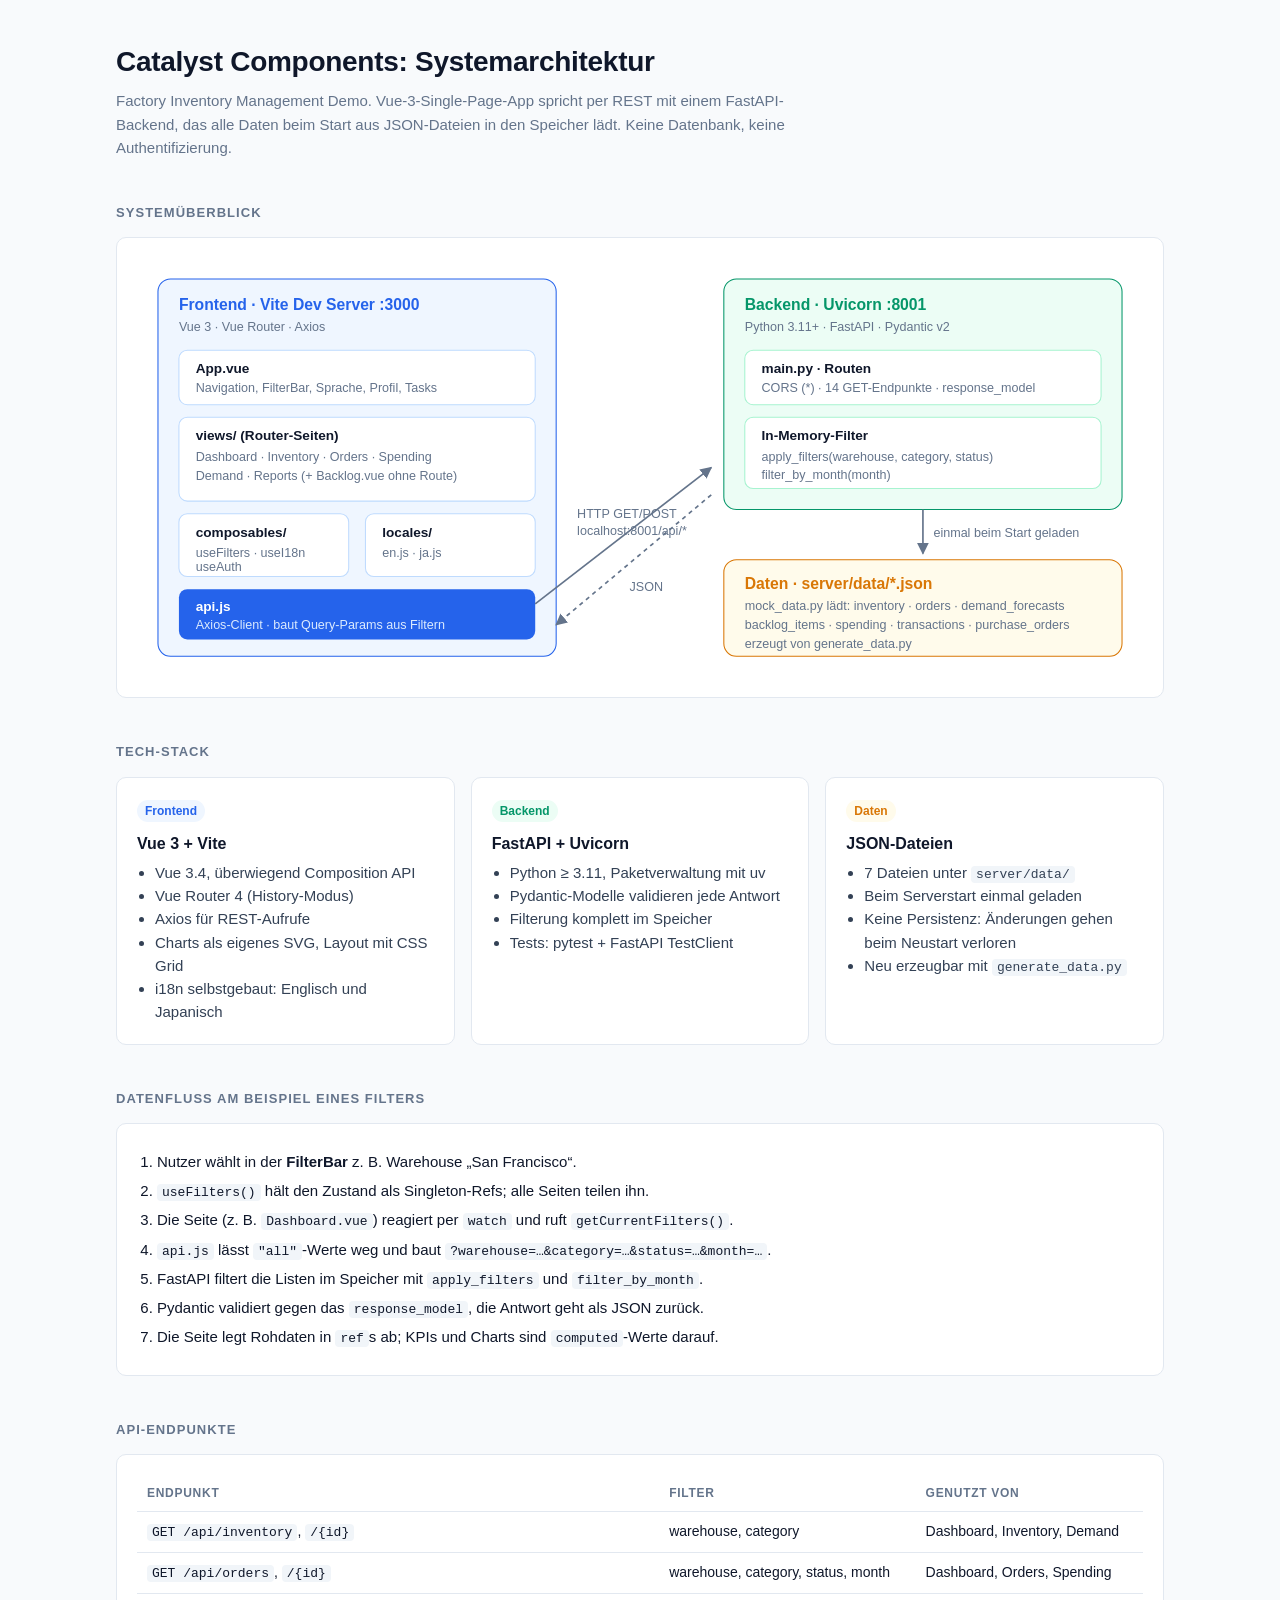
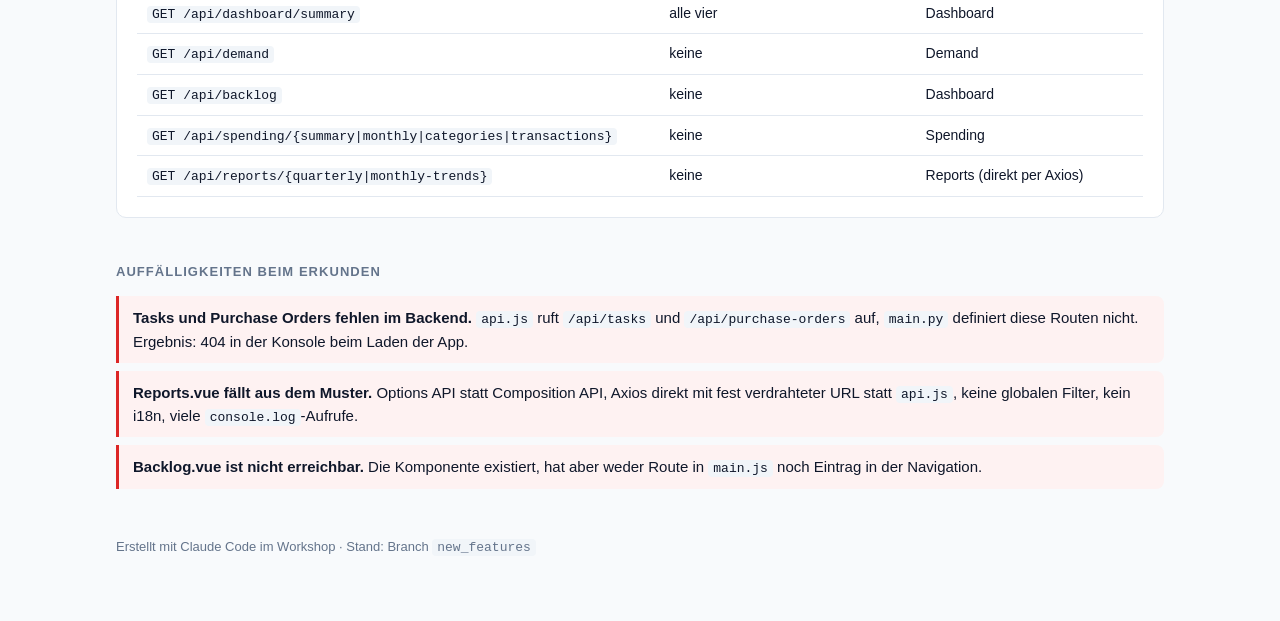
<file: docs/architecture.html>
<!doctype html>
<html lang="de">
<head>
<meta charset="utf-8">
<meta name="viewport" content="width=device-width, initial-scale=1">
<title>Catalyst Architektur</title>
<style>
  :root {
    --bg: #f8fafc; --surface: #ffffff; --ink: #0f172a; --muted: #64748b; --line: #e2e8f0;
    --fe: #2563eb; --fe-soft: #eff6ff; --be: #059669; --be-soft: #ecfdf5;
    --data: #d97706; --data-soft: #fffbeb; --warn: #dc2626; --warn-soft: #fef2f2;
  }
  * { box-sizing: border-box; }
  body { margin: 0; background: var(--bg); color: var(--ink);
    font: 15px/1.55 -apple-system, BlinkMacSystemFont, "Segoe UI", Inter, sans-serif; }
  main { max-width: 1080px; margin: 0 auto; padding: 40px 16px 64px; }
  header p { color: var(--muted); max-width: 720px; margin: 6px 0 0; }
  h1 { font-size: 28px; margin: 0; letter-spacing: -0.01em; }
  h2 { font-size: 13px; text-transform: uppercase; letter-spacing: 0.08em; color: var(--muted);
    margin: 44px 0 14px; font-weight: 600; }
  .card { background: var(--surface); border: 1px solid var(--line); border-radius: 10px; padding: 20px; }
  .grid { display: grid; gap: 16px; grid-template-columns: repeat(auto-fit, minmax(240px, 1fr)); }
  .stack h3 { margin: 0 0 4px; font-size: 16px; }
  .stack .tag { display: inline-block; font-size: 12px; font-weight: 600; padding: 2px 8px; border-radius: 99px; margin-bottom: 10px; }
  .stack ul { margin: 0; padding-left: 18px; color: #334155; }
  .fe .tag { background: var(--fe-soft); color: var(--fe); }
  .be .tag { background: var(--be-soft); color: var(--be); }
  .da .tag { background: var(--data-soft); color: var(--data); }
  svg { width: 100%; height: auto; display: block; }
  svg text { font-family: inherit; }
  ol.flow { margin: 0; padding-left: 20px; }
  ol.flow li { margin: 6px 0; }
  code { font: 13px ui-monospace, SFMono-Regular, Menlo, monospace; background: #f1f5f9; padding: 1px 5px; border-radius: 4px; }
  table { width: 100%; border-collapse: collapse; font-size: 14px; }
  th, td { text-align: left; padding: 9px 10px; border-bottom: 1px solid var(--line); vertical-align: top; }
  th { font-size: 12px; text-transform: uppercase; letter-spacing: 0.06em; color: var(--muted); font-weight: 600; }
  .scroll { overflow-x: auto; }
  .issue { border-left: 3px solid var(--warn); background: var(--warn-soft); padding: 10px 14px; border-radius: 0 8px 8px 0; margin: 8px 0; }
  footer { margin-top: 48px; color: var(--muted); font-size: 13px; }
</style>
</head>
<body>
<main>
  <header>
    <h1>Catalyst Components: Systemarchitektur</h1>
    <p>Factory Inventory Management Demo. Vue-3-Single-Page-App spricht per REST mit einem FastAPI-Backend,
       das alle Daten beim Start aus JSON-Dateien in den Speicher lädt. Keine Datenbank, keine Authentifizierung.</p>
  </header>

  <h2>Systemüberblick</h2>
  <div class="card">
    <svg viewBox="0 0 960 400" role="img" aria-label="Architekturdiagramm: Browser, Vue-Frontend, FastAPI-Backend, JSON-Daten">
      <defs>
        <marker id="arr" viewBox="0 0 10 10" refX="9" refY="5" markerWidth="7" markerHeight="7" orient="auto-start-reverse">
          <path d="M0,0 L10,5 L0,10 z" fill="#64748b"/>
        </marker>
      </defs>

      <!-- Frontend -->
      <rect x="20" y="20" width="380" height="360" rx="12" fill="#eff6ff" stroke="#2563eb"/>
      <text x="40" y="50" font-size="15" font-weight="700" fill="#2563eb">Frontend · Vite Dev Server :3000</text>
      <text x="40" y="70" font-size="12" fill="#64748b">Vue 3 · Vue Router · Axios</text>

      <rect x="40" y="88" width="340" height="52" rx="8" fill="#fff" stroke="#bfdbfe"/>
      <text x="56" y="110" font-size="13" font-weight="600" fill="#0f172a">App.vue</text>
      <text x="56" y="128" font-size="12" fill="#64748b">Navigation, FilterBar, Sprache, Profil, Tasks</text>

      <rect x="40" y="152" width="340" height="80" rx="8" fill="#fff" stroke="#bfdbfe"/>
      <text x="56" y="174" font-size="13" font-weight="600" fill="#0f172a">views/ (Router-Seiten)</text>
      <text x="56" y="194" font-size="12" fill="#64748b">Dashboard · Inventory · Orders · Spending</text>
      <text x="56" y="212" font-size="12" fill="#64748b">Demand · Reports  (+ Backlog.vue ohne Route)</text>

      <rect x="40" y="244" width="162" height="60" rx="8" fill="#fff" stroke="#bfdbfe"/>
      <text x="56" y="266" font-size="13" font-weight="600" fill="#0f172a">composables/</text>
      <text x="56" y="285" font-size="12" fill="#64748b">useFilters · useI18n</text>
      <text x="56" y="299" font-size="12" fill="#64748b">useAuth</text>

      <rect x="218" y="244" width="162" height="60" rx="8" fill="#fff" stroke="#bfdbfe"/>
      <text x="234" y="266" font-size="13" font-weight="600" fill="#0f172a">locales/</text>
      <text x="234" y="285" font-size="12" fill="#64748b">en.js · ja.js</text>

      <rect x="40" y="316" width="340" height="48" rx="8" fill="#2563eb"/>
      <text x="56" y="337" font-size="13" font-weight="700" fill="#fff">api.js</text>
      <text x="56" y="354" font-size="12" fill="#dbeafe">Axios-Client · baut Query-Params aus Filtern</text>

      <!-- arrow FE -> BE -->
      <line x1="380" y1="330" x2="548" y2="200" stroke="#64748b" stroke-width="1.6" marker-end="url(#arr)"/>
      <text x="420" y="248" font-size="12" fill="#64748b">HTTP GET/POST</text>
      <text x="420" y="264" font-size="12" fill="#64748b">localhost:8001/api/*</text>
      <line x1="548" y1="226" x2="400" y2="350" stroke="#64748b" stroke-width="1.6" stroke-dasharray="4 4" marker-end="url(#arr)"/>
      <text x="470" y="318" font-size="12" fill="#64748b">JSON</text>

      <!-- Backend -->
      <rect x="560" y="20" width="380" height="220" rx="12" fill="#ecfdf5" stroke="#059669"/>
      <text x="580" y="50" font-size="15" font-weight="700" fill="#059669">Backend · Uvicorn :8001</text>
      <text x="580" y="70" font-size="12" fill="#64748b">Python 3.11+ · FastAPI · Pydantic v2</text>

      <rect x="580" y="88" width="340" height="52" rx="8" fill="#fff" stroke="#a7f3d0"/>
      <text x="596" y="110" font-size="13" font-weight="600" fill="#0f172a">main.py · Routen</text>
      <text x="596" y="128" font-size="12" fill="#64748b">CORS (*) · 14 GET-Endpunkte · response_model</text>

      <rect x="580" y="152" width="340" height="68" rx="8" fill="#fff" stroke="#a7f3d0"/>
      <text x="596" y="174" font-size="13" font-weight="600" fill="#0f172a">In-Memory-Filter</text>
      <text x="596" y="194" font-size="12" fill="#64748b">apply_filters(warehouse, category, status)</text>
      <text x="596" y="211" font-size="12" fill="#64748b">filter_by_month(month)</text>

      <!-- arrow BE -> data -->
      <line x1="750" y1="240" x2="750" y2="282" stroke="#64748b" stroke-width="1.6" marker-end="url(#arr)"/>
      <text x="760" y="266" font-size="12" fill="#64748b">einmal beim Start geladen</text>

      <!-- Data -->
      <rect x="560" y="288" width="380" height="92" rx="12" fill="#fffbeb" stroke="#d97706"/>
      <text x="580" y="316" font-size="15" font-weight="700" fill="#d97706">Daten · server/data/*.json</text>
      <text x="580" y="336" font-size="12" fill="#64748b">mock_data.py lädt: inventory · orders · demand_forecasts</text>
      <text x="580" y="354" font-size="12" fill="#64748b">backlog_items · spending · transactions · purchase_orders</text>
      <text x="580" y="372" font-size="12" fill="#64748b">erzeugt von generate_data.py</text>
    </svg>
  </div>

  <h2>Tech-Stack</h2>
  <div class="grid">
    <div class="card stack fe">
      <span class="tag">Frontend</span>
      <h3>Vue 3 + Vite</h3>
      <ul>
        <li>Vue 3.4, überwiegend Composition API</li>
        <li>Vue Router 4 (History-Modus)</li>
        <li>Axios für REST-Aufrufe</li>
        <li>Charts als eigenes SVG, Layout mit CSS Grid</li>
        <li>i18n selbstgebaut: Englisch und Japanisch</li>
      </ul>
    </div>
    <div class="card stack be">
      <span class="tag">Backend</span>
      <h3>FastAPI + Uvicorn</h3>
      <ul>
        <li>Python ≥ 3.11, Paketverwaltung mit uv</li>
        <li>Pydantic-Modelle validieren jede Antwort</li>
        <li>Filterung komplett im Speicher</li>
        <li>Tests: pytest + FastAPI TestClient</li>
      </ul>
    </div>
    <div class="card stack da">
      <span class="tag">Daten</span>
      <h3>JSON-Dateien</h3>
      <ul>
        <li>7 Dateien unter <code>server/data/</code></li>
        <li>Beim Serverstart einmal geladen</li>
        <li>Keine Persistenz: Änderungen gehen beim Neustart verloren</li>
        <li>Neu erzeugbar mit <code>generate_data.py</code></li>
      </ul>
    </div>
  </div>

  <h2>Datenfluss am Beispiel eines Filters</h2>
  <div class="card">
    <ol class="flow">
      <li>Nutzer wählt in der <strong>FilterBar</strong> z. B. Warehouse „San Francisco“.</li>
      <li><code>useFilters()</code> hält den Zustand als Singleton-Refs; alle Seiten teilen ihn.</li>
      <li>Die Seite (z. B. <code>Dashboard.vue</code>) reagiert per <code>watch</code> und ruft <code>getCurrentFilters()</code>.</li>
      <li><code>api.js</code> lässt <code>"all"</code>-Werte weg und baut <code>?warehouse=…&amp;category=…&amp;status=…&amp;month=…</code>.</li>
      <li>FastAPI filtert die Listen im Speicher mit <code>apply_filters</code> und <code>filter_by_month</code>.</li>
      <li>Pydantic validiert gegen das <code>response_model</code>, die Antwort geht als JSON zurück.</li>
      <li>Die Seite legt Rohdaten in <code>ref</code>s ab; KPIs und Charts sind <code>computed</code>-Werte darauf.</li>
    </ol>
  </div>

  <h2>API-Endpunkte</h2>
  <div class="card scroll">
    <table>
      <thead><tr><th>Endpunkt</th><th>Filter</th><th>Genutzt von</th></tr></thead>
      <tbody>
        <tr><td><code>GET /api/inventory</code>, <code>/{id}</code></td><td>warehouse, category</td><td>Dashboard, Inventory, Demand</td></tr>
        <tr><td><code>GET /api/orders</code>, <code>/{id}</code></td><td>warehouse, category, status, month</td><td>Dashboard, Orders, Spending</td></tr>
        <tr><td><code>GET /api/dashboard/summary</code></td><td>alle vier</td><td>Dashboard</td></tr>
        <tr><td><code>GET /api/demand</code></td><td>keine</td><td>Demand</td></tr>
        <tr><td><code>GET /api/backlog</code></td><td>keine</td><td>Dashboard</td></tr>
        <tr><td><code>GET /api/spending/{summary|monthly|categories|transactions}</code></td><td>keine</td><td>Spending</td></tr>
        <tr><td><code>GET /api/reports/{quarterly|monthly-trends}</code></td><td>keine</td><td>Reports (direkt per Axios)</td></tr>
      </tbody>
    </table>
  </div>

  <h2>Auffälligkeiten beim Erkunden</h2>
  <div class="issue"><strong>Tasks und Purchase Orders fehlen im Backend.</strong> <code>api.js</code> ruft <code>/api/tasks</code> und <code>/api/purchase-orders</code> auf, <code>main.py</code> definiert diese Routen nicht. Ergebnis: 404 in der Konsole beim Laden der App.</div>
  <div class="issue"><strong>Reports.vue fällt aus dem Muster.</strong> Options API statt Composition API, Axios direkt mit fest verdrahteter URL statt <code>api.js</code>, keine globalen Filter, kein i18n, viele <code>console.log</code>-Aufrufe.</div>
  <div class="issue"><strong>Backlog.vue ist nicht erreichbar.</strong> Die Komponente existiert, hat aber weder Route in <code>main.js</code> noch Eintrag in der Navigation.</div>

  <footer>Erstellt mit Claude Code im Workshop · Stand: Branch <code>new_features</code></footer>
</main>
</body>
</html>
</file>
